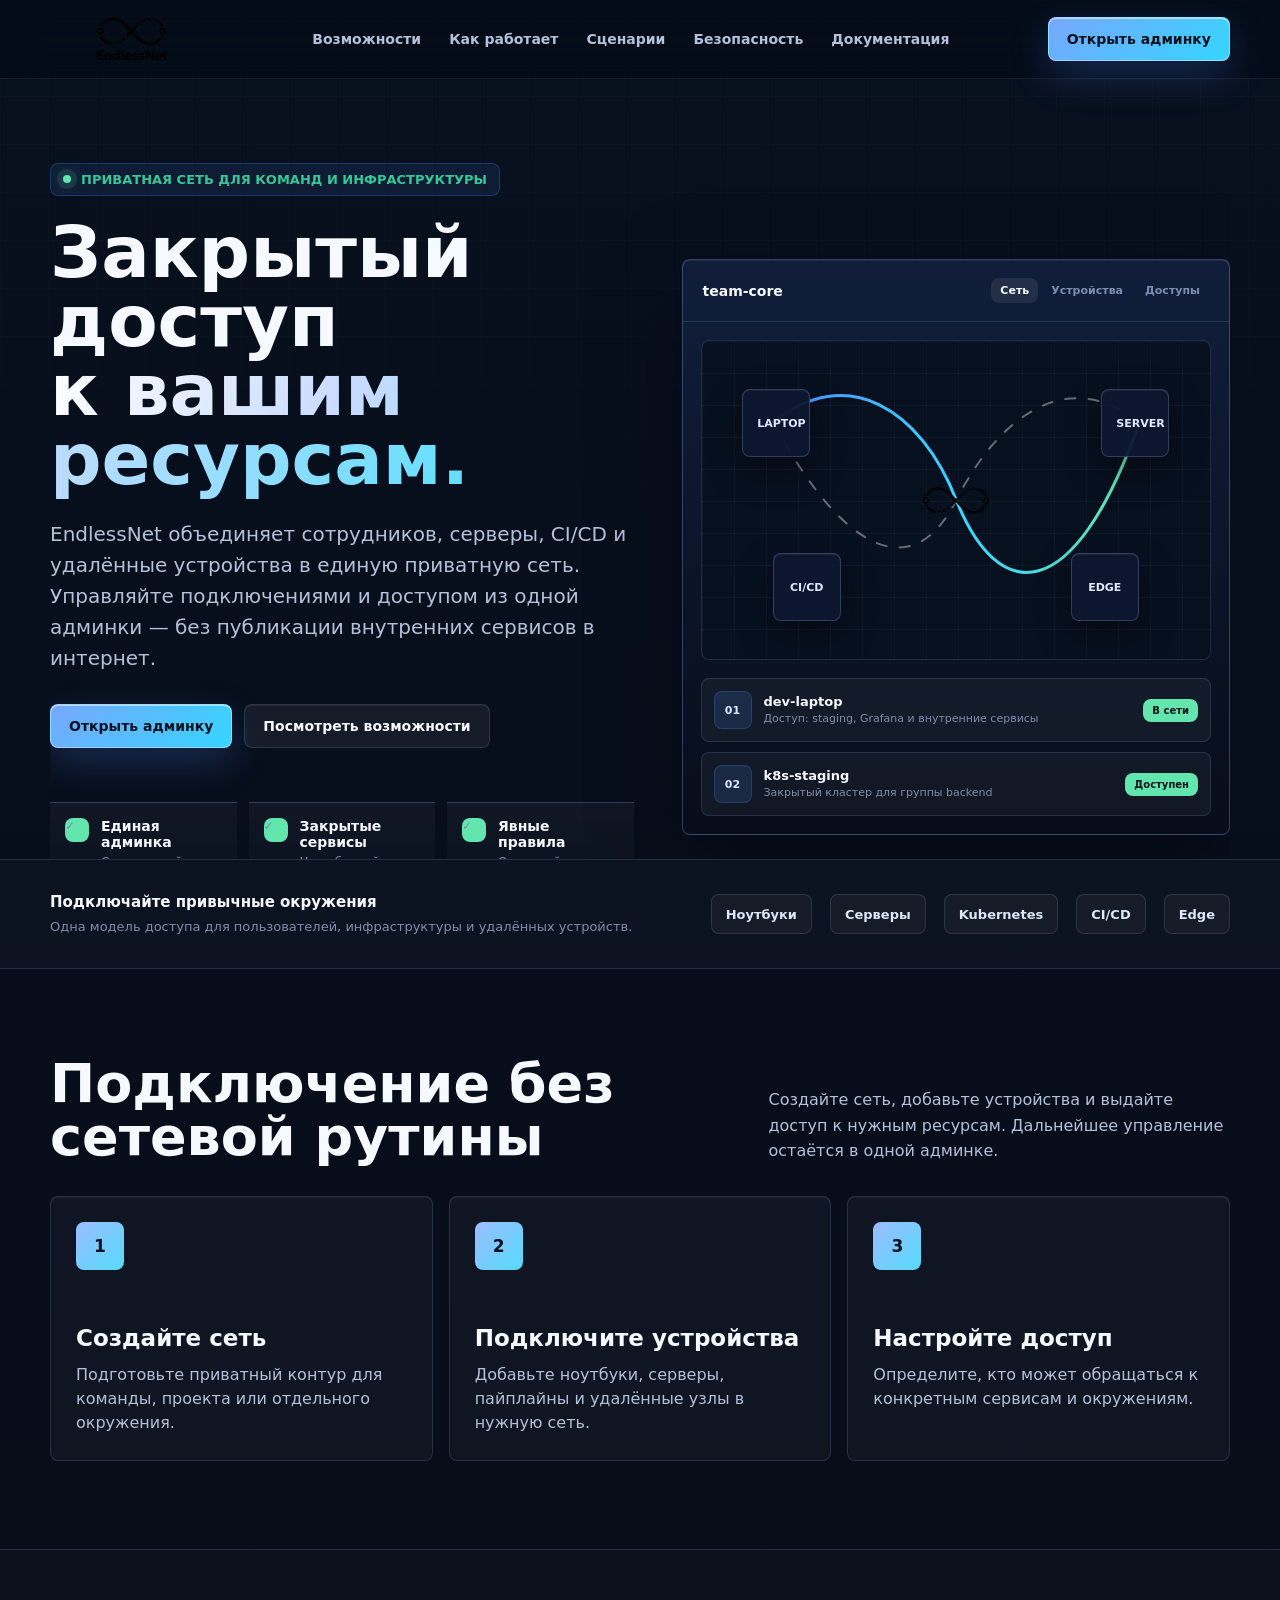
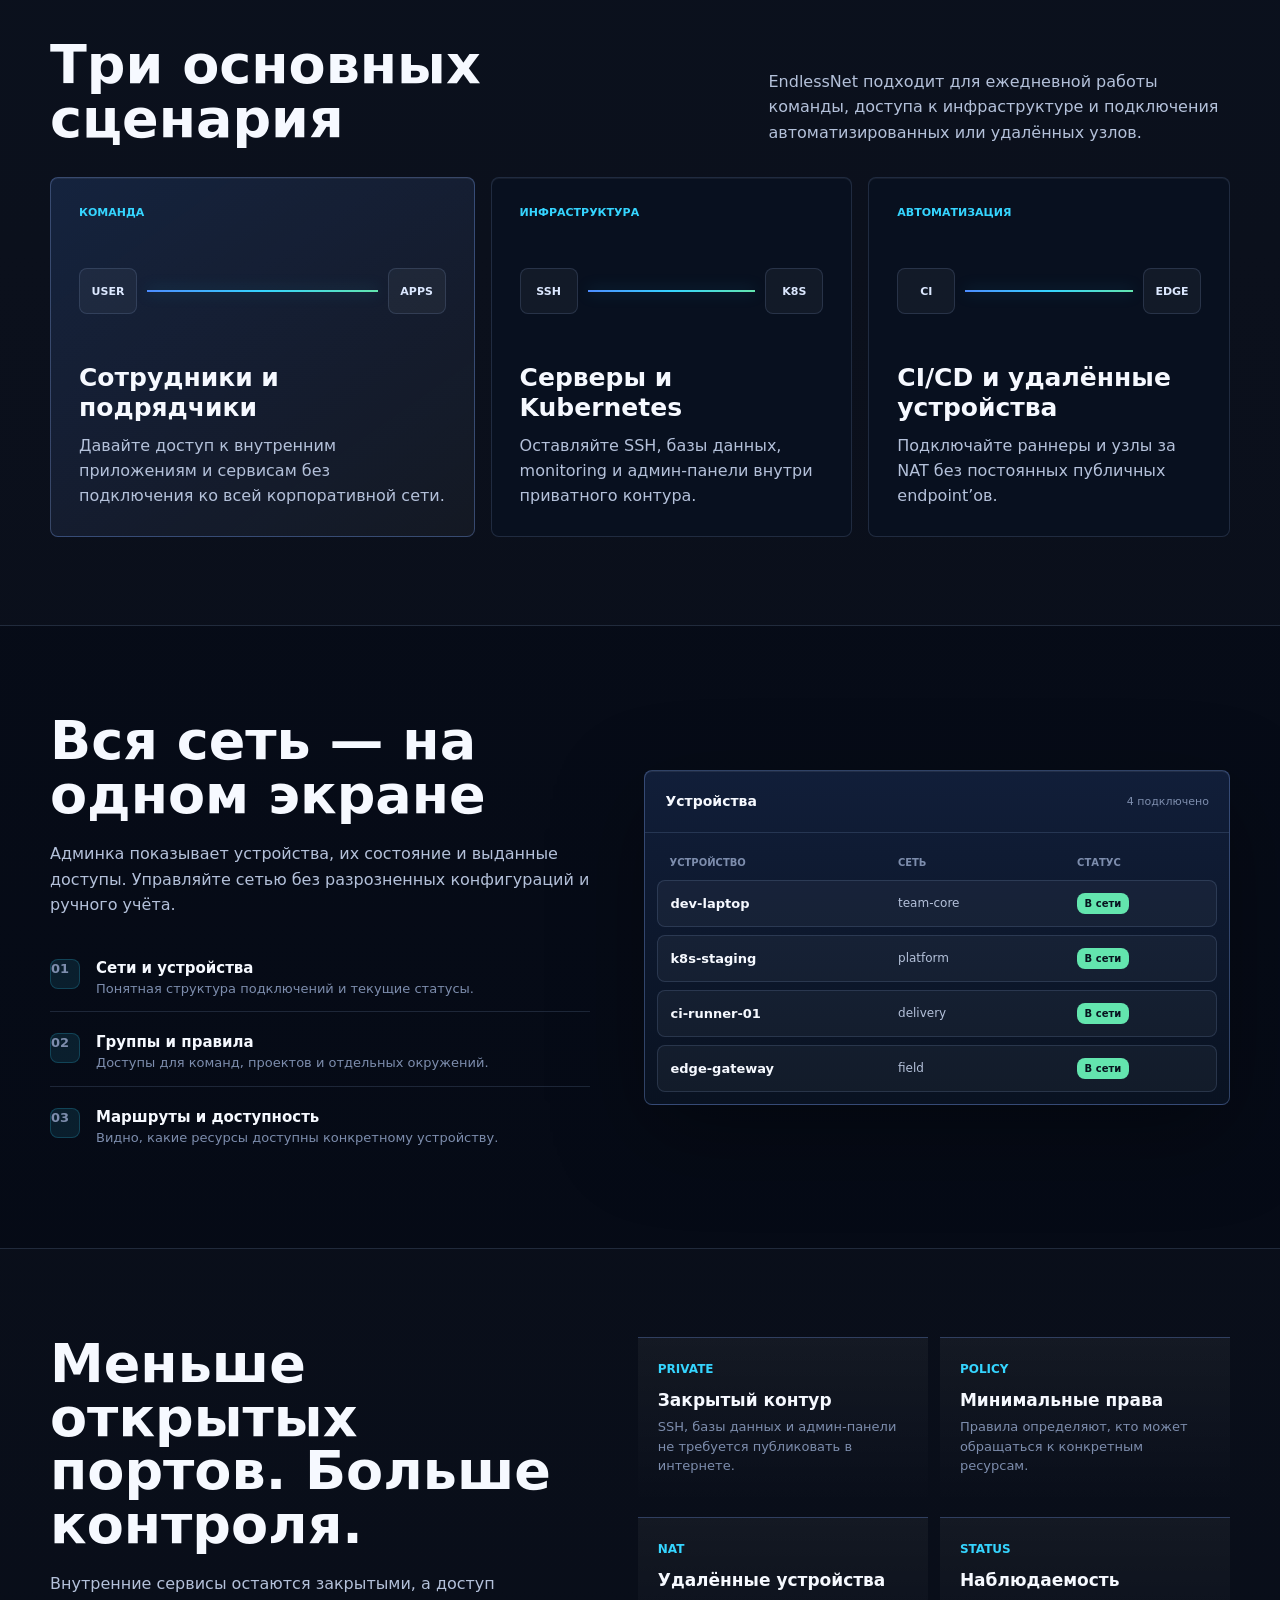
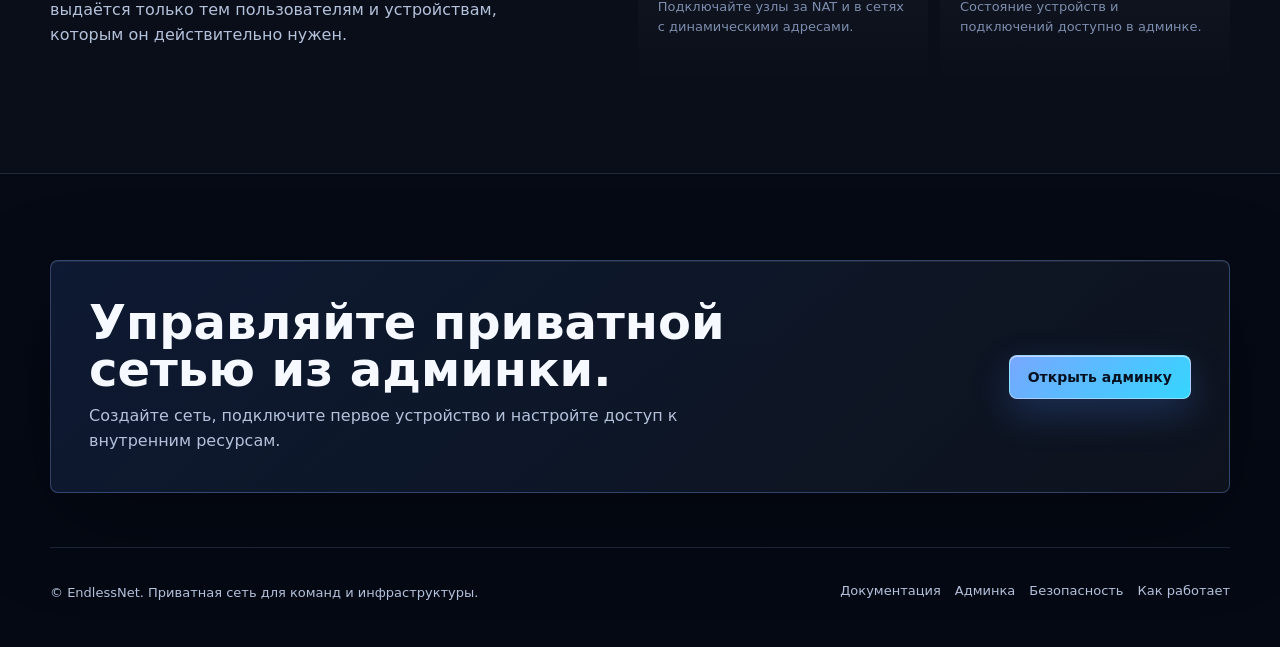
<file: index.html>
<!doctype html>
<html lang="ru">
<head>
  <meta charset="utf-8" />
  <meta name="viewport" content="width=device-width, initial-scale=1" />
  <title>EndlessNet — приватная сеть для команды и инфраструктуры</title>
  <meta name="description" content="EndlessNet объединяет сотрудников, серверы, CI/CD и удалённые устройства в приватную сеть с управлением доступом из одной админки." />
  <link rel="icon" href="favicon.svg" type="image/svg+xml" />
  <link rel="icon" href="favicon.ico" sizes="any" />
  <link rel="apple-touch-icon" href="apple-touch-icon.png" />
  <link rel="manifest" href="site.webmanifest" />
  <link rel="mask-icon" href="safari-pinned-tab.svg" color="#128CFF" />
  <meta name="msapplication-TileColor" content="#07111D" />
  <meta name="theme-color" content="#07111D" />
  <link rel="stylesheet" href="site.css" />
  <link rel="stylesheet" href="home.css" />
  <script src="config.js"></script>
  <script src="site.js" defer></script>
</head>
<body data-page="home">
  <header class="site-header">
    <div class="container">
      <div class="header-inner">
        <a class="brand" href="./" aria-label="EndlessNet — главная">
          <span class="logo-shell">
            <img class="logo-img" src="brand-logo.svg" alt="EndlessNet" onerror="this.classList.add('is-error')" />
            <span class="logo-fallback" aria-hidden="true">EndlessNet</span>
          </span>
        </a>

        <nav class="desktop-nav" aria-label="Основная навигация">
          <a href="#capabilities">Возможности</a>
          <a href="#how">Как работает</a>
          <a href="#cases">Сценарии</a>
          <a href="#security">Безопасность</a>
          <a href="docs/">Документация</a>
        </nav>

        <div class="header-actions">
          <a class="button primary" href="admin/" data-admin-link>Открыть админку</a>
          <button class="menu-button" type="button" aria-label="Открыть меню" aria-expanded="false" aria-controls="mobile-navigation">
            <span></span>
          </button>
        </div>
      </div>

      <nav class="mobile-nav" id="mobile-navigation" aria-label="Мобильная навигация">
        <a href="#capabilities">Возможности</a>
        <a href="#how">Как работает</a>
        <a href="#cases">Сценарии</a>
        <a href="#security">Безопасность</a>
        <a href="docs/">Документация</a>
        <a href="admin/" data-admin-link>Админка</a>
      </nav>
    </div>
  </header>

  <main>
    <section class="container hero">
      <div class="hero-copy">
        <div class="eyebrow">Приватная сеть для команд и инфраструктуры</div>
        <h1>Закрытый доступ <span class="title-accent">к вашим ресурсам.</span></h1>
        <p class="lead">
          EndlessNet объединяет сотрудников, серверы, CI/CD и удалённые устройства в единую приватную сеть.
          Управляйте подключениями и доступом из одной админки — без публикации внутренних сервисов в интернет.
        </p>

        <div class="hero-actions">
          <a class="button primary" href="admin/" data-admin-link>Открыть админку</a>
          <a class="button" href="#capabilities">Посмотреть возможности</a>
        </div>
      </div>

      <aside class="product-preview" aria-label="Предварительный вид админки EndlessNet">
        <div class="preview-head">
          <div class="preview-title">team-core</div>
          <div class="preview-tabs" aria-hidden="true">
            <span class="active">Сеть</span>
            <span>Устройства</span>
            <span>Доступы</span>
          </div>
        </div>

        <div class="network-map">
          <svg viewBox="0 0 500 320" preserveAspectRatio="none" aria-hidden="true">
            <defs>
              <linearGradient id="route-gradient" x1="0" x2="1">
                <stop offset="0%" stop-color="#4d8cff" />
                <stop offset="50%" stop-color="#35d5ff" />
                <stop offset="100%" stop-color="#63e5ae" />
              </linearGradient>
            </defs>
            <path d="M70 82 C142 22 215 68 250 160 C291 265 365 271 430 82"
                  fill="none" stroke="url(#route-gradient)" stroke-width="3" stroke-linecap="round" />
            <path d="M70 82 C143 220 210 242 250 160 C294 72 362 26 430 82"
                  fill="none" stroke="rgba(255,255,255,.38)" stroke-width="2"
                  stroke-linecap="round" stroke-dasharray="10 13" />
          </svg>

          <div class="node node-a">LAPTOP</div>
          <div class="node node-b">SERVER</div>
          <div class="node node-c">CI/CD</div>
          <div class="node node-d">EDGE</div>
          <div class="node center">
            <img class="center-logo" src="brand-mark.svg" alt="" onerror="this.classList.add('is-error')" />
            <span class="center-fallback" aria-hidden="true">EndlessNet</span>
          </div>
        </div>

        <div class="device-list">
          <div class="device-row">
            <div class="device-icon">01</div>
            <div>
              <strong>dev-laptop</strong>
              <small>Доступ: staging, Grafana и внутренние сервисы</small>
            </div>
            <span class="status">В сети</span>
          </div>

          <div class="device-row">
            <div class="device-icon">02</div>
            <div>
              <strong>k8s-staging</strong>
              <small>Закрытый кластер для группы backend</small>
            </div>
            <span class="status">Доступен</span>
          </div>
        </div>
      </aside>

      <div class="hero-proof" aria-label="Ключевые преимущества">
        <div class="proof-item">
          <span class="proof-icon">✓</span>
          <div>
            <strong>Единая админка</strong>
            <span>Сети, устройства и доступы на одном экране.</span>
          </div>
        </div>
        <div class="proof-item">
          <span class="proof-icon">✓</span>
          <div>
            <strong>Закрытые сервисы</strong>
            <span>Не публикуйте внутренние ресурсы в интернет.</span>
          </div>
        </div>
        <div class="proof-item">
          <span class="proof-icon">✓</span>
          <div>
            <strong>Явные правила</strong>
            <span>Открывайте только необходимые ресурсы.</span>
          </div>
        </div>
      </div>
    </section>

    <section class="resource-strip" id="capabilities" aria-label="Типы подключаемых ресурсов">
      <div class="container resource-inner">
        <div class="resource-copy">
          <strong>Подключайте привычные окружения</strong>
          <span>Одна модель доступа для пользователей, инфраструктуры и удалённых устройств.</span>
        </div>
        <span class="resource-chip">Ноутбуки</span>
        <span class="resource-chip">Серверы</span>
        <span class="resource-chip">Kubernetes</span>
        <span class="resource-chip">CI/CD</span>
        <span class="resource-chip">Edge</span>
      </div>
    </section>

    <section class="container section" id="how">
      <div class="section-head">
        <h2>Подключение без сетевой рутины</h2>
        <p class="section-intro">
          Создайте сеть, добавьте устройства и выдайте доступ к нужным ресурсам.
          Дальнейшее управление остаётся в одной админке.
        </p>
      </div>

      <div class="steps">
        <article class="step">
          <div class="step-number">1</div>
          <h3>Создайте сеть</h3>
          <p>Подготовьте приватный контур для команды, проекта или отдельного окружения.</p>
        </article>

        <article class="step">
          <div class="step-number">2</div>
          <h3>Подключите устройства</h3>
          <p>Добавьте ноутбуки, серверы, пайплайны и удалённые узлы в нужную сеть.</p>
        </article>

        <article class="step">
          <div class="step-number">3</div>
          <h3>Настройте доступ</h3>
          <p>Определите, кто может обращаться к конкретным сервисам и окружениям.</p>
        </article>
      </div>
    </section>

    <section class="use-cases" id="cases">
      <div class="container section">
        <div class="section-head">
          <h2>Три основных сценария</h2>
          <p class="section-intro">
            EndlessNet подходит для ежедневной работы команды, доступа к инфраструктуре
            и подключения автоматизированных или удалённых узлов.
          </p>
        </div>

        <div class="case-grid">
          <article class="case primary-case">
            <span class="case-label">Команда</span>
            <div class="case-visual" aria-hidden="true">
              <span class="mini-node">USER</span>
              <span class="mini-route"></span>
              <span class="mini-node">APPS</span>
            </div>
            <div>
              <h3>Сотрудники и подрядчики</h3>
              <p>Давайте доступ к внутренним приложениям и сервисам без подключения ко всей корпоративной сети.</p>
            </div>
          </article>

          <article class="case">
            <span class="case-label">Инфраструктура</span>
            <div class="case-visual" aria-hidden="true">
              <span class="mini-node">SSH</span>
              <span class="mini-route"></span>
              <span class="mini-node">K8S</span>
            </div>
            <div>
              <h3>Серверы и Kubernetes</h3>
              <p>Оставляйте SSH, базы данных, monitoring и админ‑панели внутри приватного контура.</p>
            </div>
          </article>

          <article class="case">
            <span class="case-label">Автоматизация</span>
            <div class="case-visual" aria-hidden="true">
              <span class="mini-node">CI</span>
              <span class="mini-route"></span>
              <span class="mini-node">EDGE</span>
            </div>
            <div>
              <h3>CI/CD и удалённые устройства</h3>
              <p>Подключайте раннеры и узлы за NAT без постоянных публичных endpoint’ов.</p>
            </div>
          </article>
        </div>
      </div>
    </section>

    <section class="container section admin-section">
      <div class="admin-copy">
        <h2>Вся сеть — на одном экране</h2>
        <p class="section-intro">
          Админка показывает устройства, их состояние и выданные доступы.
          Управляйте сетью без разрозненных конфигураций и ручного учёта.
        </p>

        <div class="feature-list">
          <div class="feature">
            <span class="feature-icon">01</span>
            <div>
              <strong>Сети и устройства</strong>
              <span>Понятная структура подключений и текущие статусы.</span>
            </div>
          </div>
          <div class="feature">
            <span class="feature-icon">02</span>
            <div>
              <strong>Группы и правила</strong>
              <span>Доступы для команд, проектов и отдельных окружений.</span>
            </div>
          </div>
          <div class="feature">
            <span class="feature-icon">03</span>
            <div>
              <strong>Маршруты и доступность</strong>
              <span>Видно, какие ресурсы доступны конкретному устройству.</span>
            </div>
          </div>
        </div>
      </div>

      <div class="admin-panel" aria-label="Пример списка устройств в админке">
        <div class="admin-panel-head">
          <span class="admin-panel-title">Устройства</span>
          <span class="admin-panel-meta">4 подключено</span>
        </div>

        <div class="admin-table">
          <div class="table-head">
            <span>Устройство</span>
            <span>Сеть</span>
            <span>Статус</span>
          </div>

          <div class="table-row">
            <strong>dev-laptop</strong>
            <span>team-core</span>
            <span class="state">В сети</span>
          </div>
          <div class="table-row">
            <strong>k8s-staging</strong>
            <span>platform</span>
            <span class="state">В сети</span>
          </div>
          <div class="table-row">
            <strong>ci-runner-01</strong>
            <span>delivery</span>
            <span class="state">В сети</span>
          </div>
          <div class="table-row">
            <strong>edge-gateway</strong>
            <span>field</span>
            <span class="state">В сети</span>
          </div>
        </div>
      </div>
    </section>

    <section class="security-band" id="security">
      <div class="container section security-grid">
        <div class="security-copy">
          <h2>Меньше открытых портов. Больше контроля.</h2>
          <p class="section-intro">
            Внутренние сервисы остаются закрытыми, а доступ выдаётся только тем пользователям
            и устройствам, которым он действительно нужен.
          </p>
        </div>

        <div class="security-items">
          <article class="security-item">
            <span class="security-mark">PRIVATE</span>
            <strong>Закрытый контур</strong>
            <p>SSH, базы данных и админ‑панели не требуется публиковать в интернете.</p>
          </article>
          <article class="security-item">
            <span class="security-mark">POLICY</span>
            <strong>Минимальные права</strong>
            <p>Правила определяют, кто может обращаться к конкретным ресурсам.</p>
          </article>
          <article class="security-item">
            <span class="security-mark">NAT</span>
            <strong>Удалённые устройства</strong>
            <p>Подключайте узлы за NAT и в сетях с динамическими адресами.</p>
          </article>
          <article class="security-item">
            <span class="security-mark">STATUS</span>
            <strong>Наблюдаемость</strong>
            <p>Состояние устройств и подключений доступно в админке.</p>
          </article>
        </div>
      </div>
    </section>

    <section class="container cta">
      <div class="cta-card">
        <div>
          <h2>Управляйте приватной сетью из админки.</h2>
          <p>Создайте сеть, подключите первое устройство и настройте доступ к внутренним ресурсам.</p>
        </div>
        <a class="button primary" href="admin/" data-admin-link>Открыть админку</a>
      </div>
    </section>
  </main>

  <footer class="container site-footer">
    <span>© EndlessNet. Приватная сеть для команд и инфраструктуры.</span>
    <nav class="footer-links" aria-label="Ссылки в подвале">
      <a href="docs/">Документация</a>
      <a href="admin/" data-admin-link>Админка</a>
      <a href="#security">Безопасность</a>
      <a href="#how">Как работает</a>
    </nav>
  </footer>

  </body>
</html>
</file>
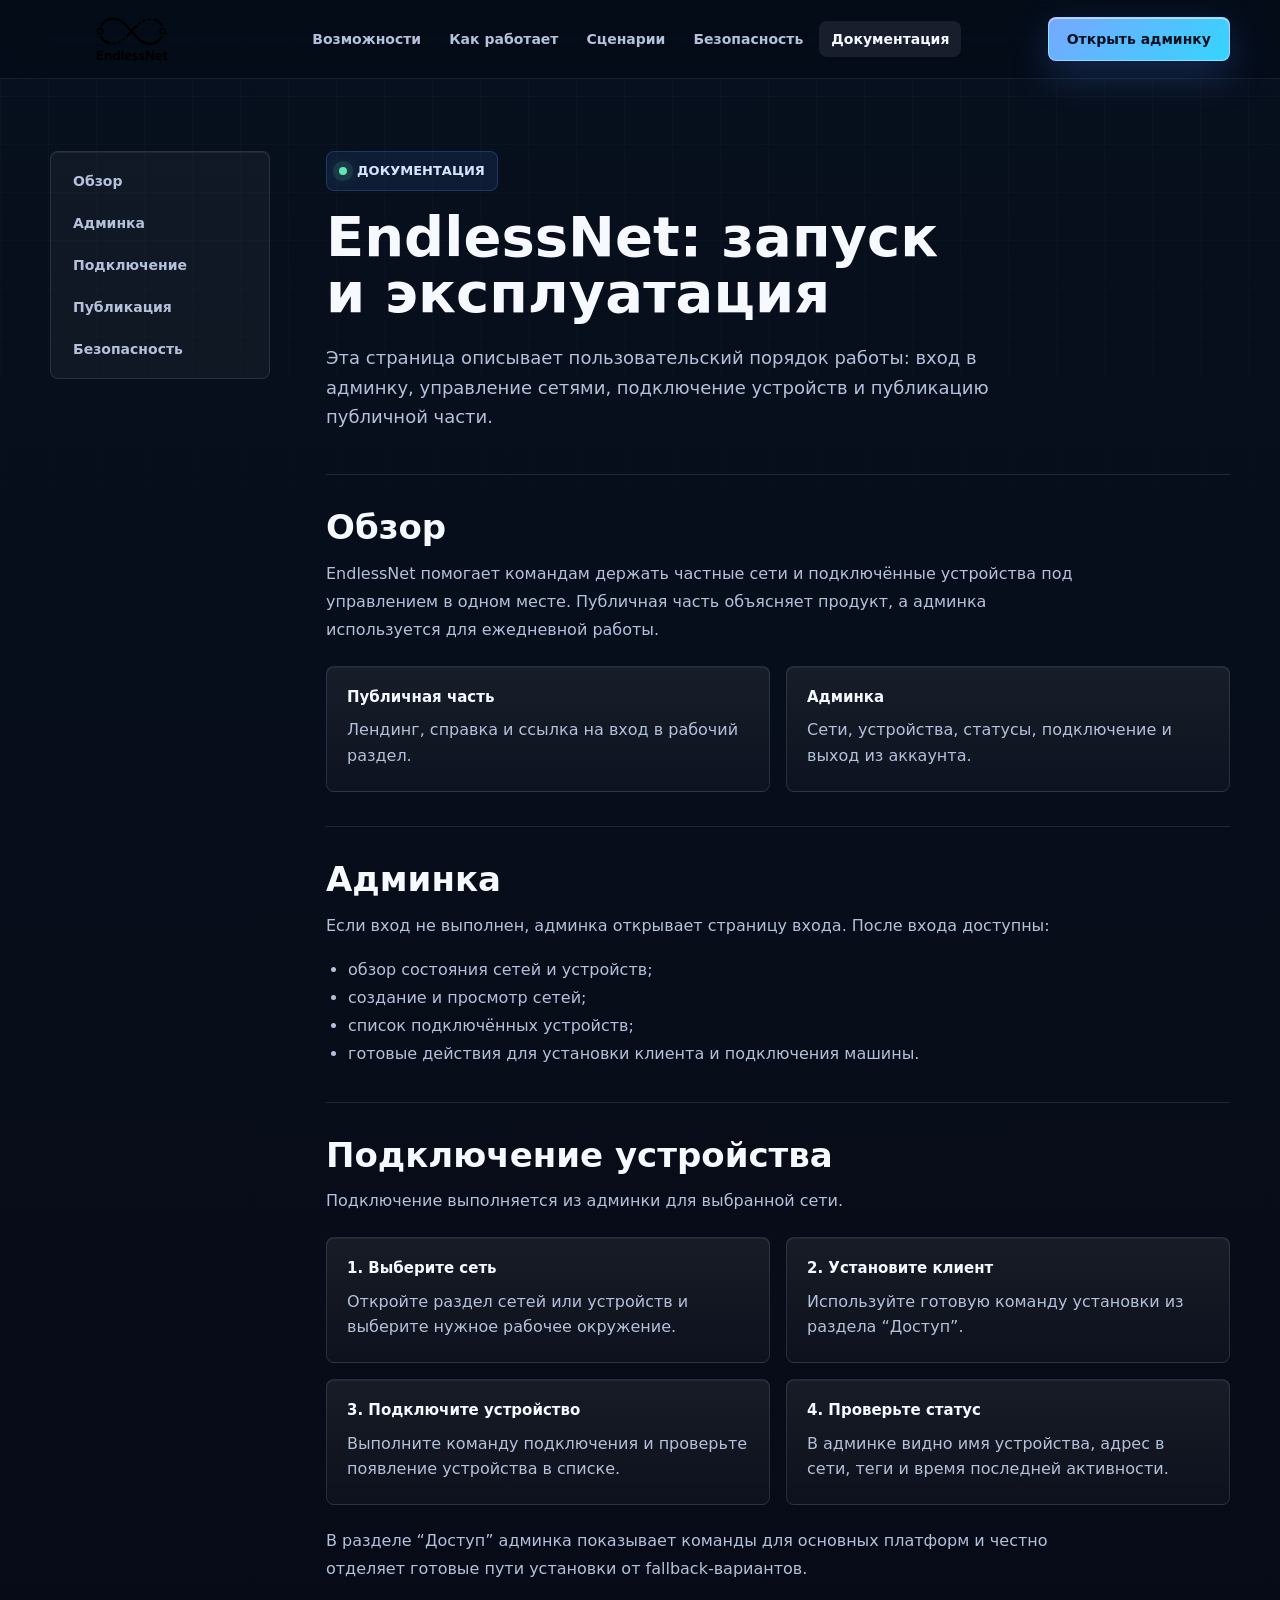
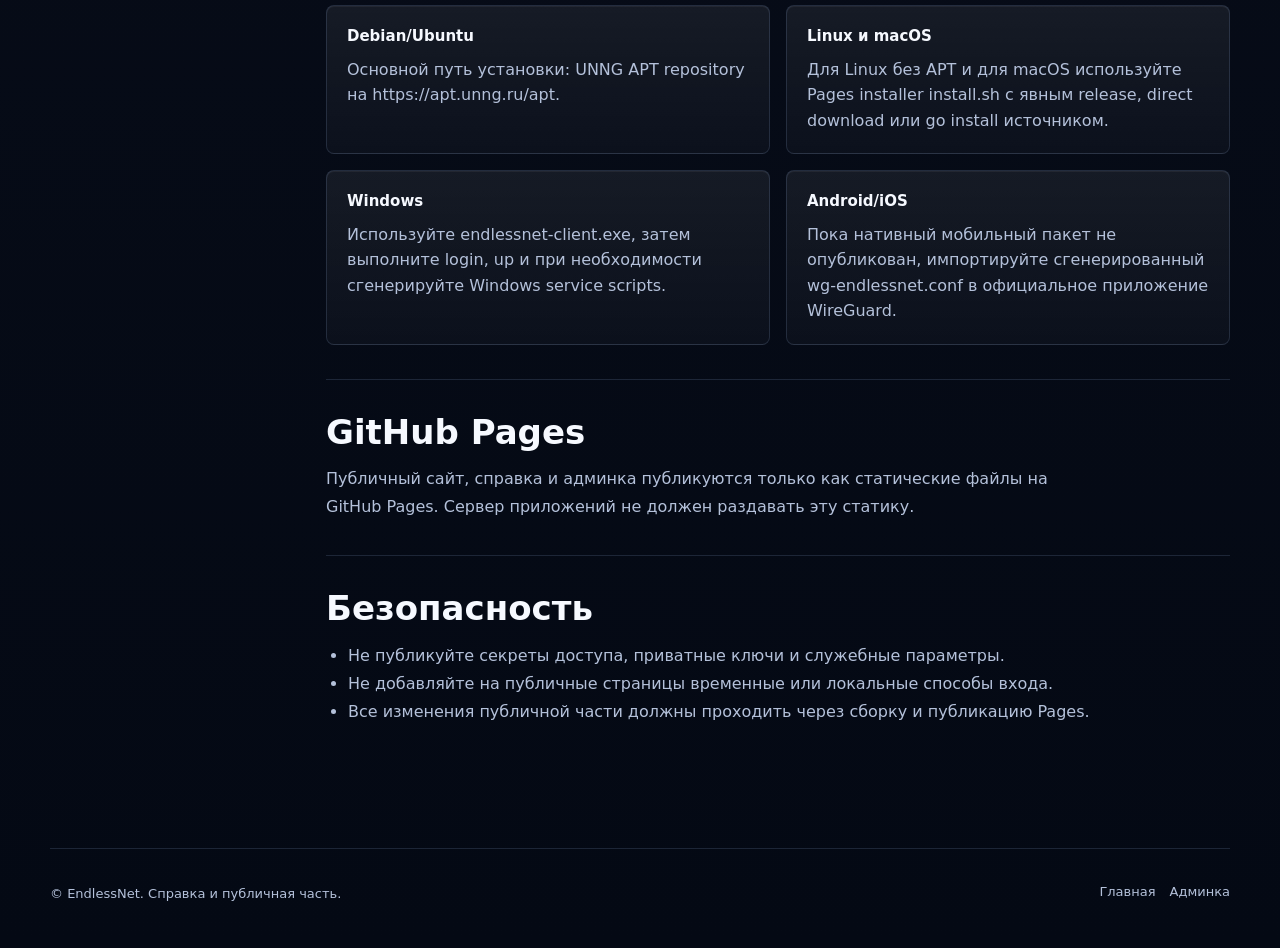
<file: docs/index.html>
<!doctype html>
<html lang="ru">
  <head>
    <meta charset="utf-8" />
    <meta name="viewport" content="width=device-width, initial-scale=1" />
    <title>Документация EndlessNet</title>
    <meta
      name="description"
      content="Справка EndlessNet: админка, подключение устройств, публикация статики и безопасность."
    />
    <link rel="icon" href="../favicon.svg" type="image/svg+xml" />
    <link rel="icon" href="../favicon.ico" sizes="any" />
    <link rel="apple-touch-icon" href="../apple-touch-icon.png" />
    <link rel="manifest" href="../site.webmanifest" />
    <link rel="mask-icon" href="../safari-pinned-tab.svg" color="#128CFF" />
    <meta name="msapplication-TileColor" content="#07111D" />
    <meta name="theme-color" content="#07111D" />
    <link rel="stylesheet" href="../site.css" />
    <link rel="stylesheet" href="../home.css" />
    <link rel="stylesheet" href="../docs.css" />
    <script>
      window.ENDLESSNET_SITE_ROOT = "../";
    </script>
    <script src="../config.js"></script>
    <script src="../site.js" defer></script>
  </head>
  <body data-page="docs">
    <header class="site-header">
      <div class="container">
        <div class="header-inner">
          <a class="brand" href="../" aria-label="EndlessNet — главная">
            <span class="logo-shell">
              <img class="logo-img" src="../brand-logo.svg" alt="EndlessNet" onerror="this.classList.add('is-error')" />
              <span class="logo-fallback" aria-hidden="true">EndlessNet</span>
            </span>
          </a>

          <nav class="desktop-nav" aria-label="Основная навигация">
            <a href="../#capabilities">Возможности</a>
            <a href="../#how">Как работает</a>
            <a href="../#cases">Сценарии</a>
            <a href="../#security">Безопасность</a>
            <a href="./" aria-current="page">Документация</a>
          </nav>

          <div class="header-actions">
            <a class="button primary" href="../admin/" data-admin-link>Открыть админку</a>
            <button class="menu-button" type="button" aria-label="Открыть меню" aria-expanded="false" aria-controls="mobile-navigation">
              <span></span>
            </button>
          </div>
        </div>

        <nav class="mobile-nav" id="mobile-navigation" aria-label="Мобильная навигация">
          <a href="../#capabilities">Возможности</a>
          <a href="../#how">Как работает</a>
          <a href="../#cases">Сценарии</a>
          <a href="../#security">Безопасность</a>
          <a href="./" aria-current="page">Документация</a>
          <a href="../admin/" data-admin-link>Админка</a>
        </nav>
      </div>
    </header>

    <main class="docs-page">
      <aside class="docs-nav" aria-label="Оглавление">
        <a href="#overview">Обзор</a>
        <a href="#admin">Админка</a>
        <a href="#connect">Подключение</a>
        <a href="#publish">Публикация</a>
        <a href="#security">Безопасность</a>
      </aside>

      <article class="docs-content">
        <header class="docs-header">
          <p class="eyebrow">Документация</p>
          <h1>EndlessNet: запуск и эксплуатация</h1>
          <p>
            Эта страница описывает пользовательский порядок работы: вход в админку,
            управление сетями, подключение устройств и публикацию публичной части.
          </p>
        </header>

        <section id="overview" class="doc-section">
          <h2>Обзор</h2>
          <p>
            EndlessNet помогает командам держать частные сети и подключённые устройства
            под управлением в одном месте. Публичная часть объясняет продукт, а админка
            используется для ежедневной работы.
          </p>
          <div class="doc-grid">
            <div>
              <strong>Публичная часть</strong>
              <span>Лендинг, справка и ссылка на вход в рабочий раздел.</span>
            </div>
            <div>
              <strong>Админка</strong>
              <span>Сети, устройства, статусы, подключение и выход из аккаунта.</span>
            </div>
          </div>
        </section>

        <section id="admin" class="doc-section">
          <h2>Админка</h2>
          <p>Если вход не выполнен, админка открывает страницу входа. После входа доступны:</p>
          <ul>
            <li>обзор состояния сетей и устройств;</li>
            <li>создание и просмотр сетей;</li>
            <li>список подключённых устройств;</li>
            <li>готовые действия для установки клиента и подключения машины.</li>
          </ul>
        </section>

        <section id="connect" class="doc-section">
          <h2>Подключение устройства</h2>
          <p>Подключение выполняется из админки для выбранной сети.</p>
          <div class="doc-grid">
            <div>
              <strong>1. Выберите сеть</strong>
              <span>Откройте раздел сетей или устройств и выберите нужное рабочее окружение.</span>
            </div>
            <div>
              <strong>2. Установите клиент</strong>
              <span>Используйте готовую команду установки из раздела “Доступ”.</span>
            </div>
            <div>
              <strong>3. Подключите устройство</strong>
              <span>Выполните команду подключения и проверьте появление устройства в списке.</span>
            </div>
            <div>
              <strong>4. Проверьте статус</strong>
              <span>В админке видно имя устройства, адрес в сети, теги и время последней активности.</span>
            </div>
          </div>
          <p class="doc-note">
            В разделе “Доступ” админка показывает команды для основных платформ и честно отделяет готовые пути установки от fallback-вариантов.
          </p>
          <div class="doc-grid">
            <div>
              <strong>Debian/Ubuntu</strong>
              <span>Основной путь установки: UNNG APT repository на https://apt.unng.ru/apt.</span>
            </div>
            <div>
              <strong>Linux и macOS</strong>
              <span>Для Linux без APT и для macOS используйте Pages installer install.sh с явным release, direct download или go install источником.</span>
            </div>
            <div>
              <strong>Windows</strong>
              <span>Используйте endlessnet-client.exe, затем выполните login, up и при необходимости сгенерируйте Windows service scripts.</span>
            </div>
            <div>
              <strong>Android/iOS</strong>
              <span>Пока нативный мобильный пакет не опубликован, импортируйте сгенерированный wg-endlessnet.conf в официальное приложение WireGuard.</span>
            </div>
          </div>
        </section>

        <section id="publish" class="doc-section">
          <h2>GitHub Pages</h2>
          <p>
            Публичный сайт, справка и админка публикуются только как статические файлы
            на GitHub Pages. Сервер приложений не должен раздавать эту статику.
          </p>
        </section>

        <section id="security" class="doc-section">
          <h2>Безопасность</h2>
          <ul>
            <li>Не публикуйте секреты доступа, приватные ключи и служебные параметры.</li>
            <li>Не добавляйте на публичные страницы временные или локальные способы входа.</li>
            <li>Все изменения публичной части должны проходить через сборку и публикацию Pages.</li>
          </ul>
        </section>
      </article>
    </main>

    <footer class="container site-footer">
      <span>© EndlessNet. Справка и публичная часть.</span>
      <nav class="footer-links" aria-label="Ссылки в подвале">
        <a href="../">Главная</a>
        <a href="../admin/" data-admin-link>Админка</a>
      </nav>
    </footer>
  </body>
</html>
</file>
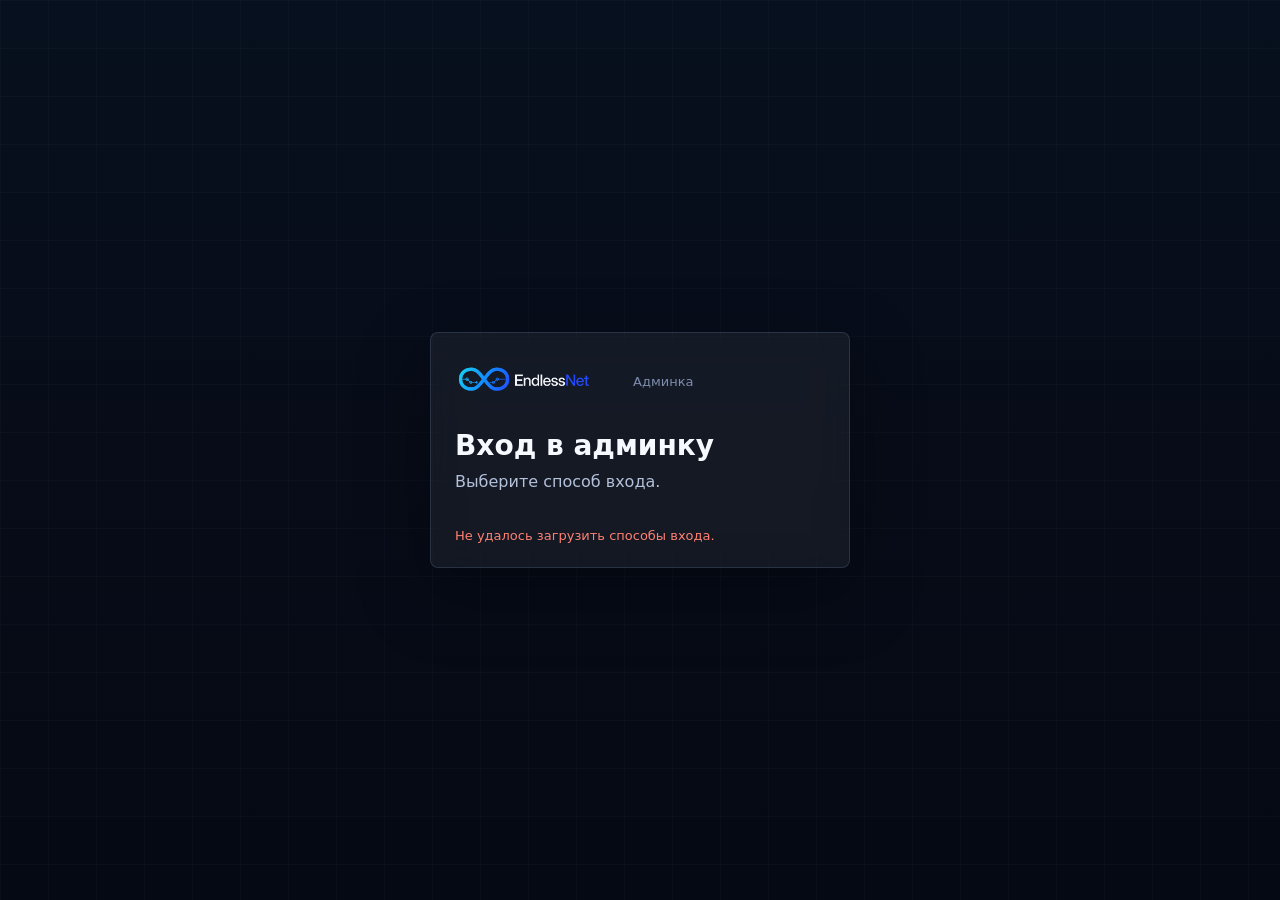
<file: admin/login.html>
<!doctype html>
<html lang="ru">
<head>
  <meta charset="utf-8">
  <meta name="viewport" content="width=device-width, initial-scale=1">
  <meta name="description" content="Вход в админку EndlessNet">
  <title>Вход в админку EndlessNet</title>
  <link rel="icon" href="favicon.svg" type="image/svg+xml">
  <link rel="icon" href="favicon.ico" sizes="any">
  <link rel="apple-touch-icon" href="apple-touch-icon.png">
  <script src="../config.js"></script>
  <style>
    :root {
      color-scheme: dark;
      --bg: #07101e;
      --bg-deep: #040914;
      --surface: rgba(255, 255, 255, .055);
      --line: rgba(158, 184, 235, .16);
      --text: #f6f9ff;
      --muted: #b4c1da;
      --muted-2: #7d8dad;
      --cyan: #35d5ff;
      --danger: #ff8173;
      --shadow: 0 24px 70px rgba(0, 0, 0, .34);
    }
    * { box-sizing: border-box; }
    html, body { height: 100%; }
    body {
      margin: 0;
      background: linear-gradient(180deg, var(--bg) 0%, #070c18 48%, var(--bg-deep) 100%);
      color: var(--text);
      font-family: Inter, ui-sans-serif, system-ui, -apple-system, BlinkMacSystemFont, "Segoe UI", sans-serif;
      overflow-x: hidden;
    }
    body::before {
      content: "";
      position: fixed;
      inset: 0;
      z-index: -1;
      pointer-events: none;
      background:
        linear-gradient(rgba(255,255,255,.025) 1px, transparent 1px),
        linear-gradient(90deg, rgba(255,255,255,.025) 1px, transparent 1px);
      background-size: 48px 48px;
    }
    main {
      min-height: 100%;
      display: grid;
      place-items: center;
      padding: 24px;
    }
    .panel {
      width: min(420px, 100%);
      background: var(--surface);
      border: 1px solid var(--line);
      border-radius: 8px;
      box-shadow: var(--shadow);
      padding: 24px;
      backdrop-filter: blur(18px);
    }
    .brand {
      display: flex;
      align-items: center;
      gap: 14px;
      margin-bottom: 24px;
    }
    .brand img {
      width: 164px;
      height: 48px;
      object-fit: contain;
    }
    .brand strong,
    .brand span {
      display: block;
    }
    .brand span {
      margin-top: 2px;
      color: var(--muted-2);
      font-size: 13px;
    }
    h1 {
      margin: 0 0 8px;
      font-size: 28px;
      line-height: 1.2;
    }
    p {
      margin: 0 0 20px;
      color: var(--muted);
      line-height: 1.5;
    }
    .login-options {
      display: grid;
      gap: 10px;
    }
    a.login-option {
      min-height: 44px;
      border-radius: 8px;
      background: linear-gradient(135deg, #77a7ff 0%, var(--cyan) 100%);
      color: #05111f;
      display: flex;
      align-items: center;
      justify-content: center;
      text-decoration: none;
      font-weight: 700;
      padding: 0 16px;
      border: 1px solid rgba(255,255,255,.40);
      box-shadow: 0 14px 38px rgba(77,140,255,.24), inset 0 1px 0 rgba(255,255,255,.54);
    }
    a.login-option:hover { filter: brightness(1.05); }
    .loading,
    .empty {
      min-height: 44px;
      border: 1px solid var(--line);
      border-radius: 8px;
      background: rgba(255,255,255,.04);
      display: flex;
      align-items: center;
      padding: 0 14px;
      color: var(--muted);
    }
    .error {
      display: none;
      margin-top: 14px;
      color: var(--danger);
      font-size: 13px;
    }
    @media (max-width: 520px) {
      main { padding: 18px; }
      .panel { padding: 20px; }
      .brand img { width: 140px; height: 42px; }
      h1 { font-size: 26px; }
    }
  </style>
</head>
<body>
  <main>
    <section class="panel">
      <div class="brand">
        <img src="assets/assets/brand-logo.png" alt="EndlessNet">
        <div>
          <span>Админка</span>
        </div>
      </div>
      <h1>Вход в админку</h1>
      <p>Выберите способ входа.</p>
      <div class="login-options" id="loginOptions">
        <div class="loading">Загрузка способов входа...</div>
      </div>
      <div class="error" id="errorBox"></div>
    </section>
  </main>
  <script>
    (function () {
      var tokenKey = "endlessnet.token";
      var params = new URLSearchParams(window.location.hash.replace(/^#/, ""));
      var token = (params.get("token") || "").trim();
      if (token) {
        localStorage.setItem(tokenKey, token);
        window.location.replace("./");
        return;
      }
      if ((localStorage.getItem(tokenKey) || "").trim()) {
        window.location.replace("./");
        return;
      }
      var configured = String(window.ENDLESSNET_API_BASE || "").trim().replace(/\/+$/, "");
      var apiBase = configured || location.origin.replace(/\/+$/, "");
      var optionsEl = document.getElementById("loginOptions");
      var errorBox = document.getElementById("errorBox");

      function showError(message) {
        optionsEl.innerHTML = "";
        errorBox.textContent = message;
        errorBox.style.display = "block";
      }

      function renderLoginOptions(providers) {
        optionsEl.innerHTML = "";
        if (!providers.length) {
          var empty = document.createElement("div");
          empty.className = "empty";
          empty.textContent = "Способы входа не настроены.";
          optionsEl.appendChild(empty);
          return;
        }
        providers.forEach(function (provider) {
          var id = String(provider.id || "").trim();
          var name = String(provider.name || id).trim();
          var loginURL = String(provider.login_url || "").trim();
          if (!id || !name || !loginURL) {
            return;
          }
          var link = document.createElement("a");
          link.className = "login-option";
          link.href = new URL(loginURL, apiBase).href;
          link.textContent = name;
          optionsEl.appendChild(link);
        });
        if (!optionsEl.children.length) {
          showError("Не удалось подготовить список входа.");
        }
      }

      function parseProvidersFromLoginHTML(html) {
        var doc = new DOMParser().parseFromString(html, "text/html");
        return Array.prototype.slice.call(doc.querySelectorAll('a[href*="/auth/login?provider="]'))
          .map(function (link) {
            var href = link.getAttribute("href") || "";
            var name = (link.textContent || "").trim();
            try {
              var parsed = new URL(href, apiBase);
              var id = (parsed.searchParams.get("provider") || "").trim();
              return id && name ? {
                id: id,
                name: name,
                login_url: parsed.pathname + parsed.search
              } : null;
            } catch (error) {
              return null;
            }
          })
          .filter(Boolean);
      }

      function loadProvidersFromLoginPage() {
        return fetch(new URL("/auth/login", apiBase).href)
          .then(function (response) {
            if (!response.ok) {
              throw new Error(response.status + ": " + response.statusText);
            }
            return response.text();
          })
          .then(function (html) {
            renderLoginOptions(parseProvidersFromLoginHTML(html));
          });
      }

      try {
        var providersURL = new URL("/auth/providers", apiBase).href;
        fetch(providersURL, { headers: { "Accept": "application/json" } })
          .then(function (response) {
            if (!response.ok) {
              throw new Error(response.status + ": " + response.statusText);
            }
            return response.json();
          })
          .then(function (payload) {
            renderLoginOptions(Array.isArray(payload.providers) ? payload.providers : []);
          })
          .catch(function (error) {
            loadProvidersFromLoginPage().catch(function () {
              showError("Не удалось загрузить способы входа.");
            });
          });
      } catch (error) {
        var box = document.getElementById("errorBox");
        box.textContent = "Не удалось открыть вход.";
        box.style.display = "block";
      }
    })();
  </script>
</body>
</html>
</file>
<file: site.css>
:root {
  color-scheme: light;
  --ink: #17211d;
  --muted: #66736d;
  --surface: #ffffff;
  --surface-2: #eef3f1;
  --line: #d8e1dd;
  --green: #28735f;
  --green-2: #36c798;
  --blue: #2563eb;
  --amber: #b45309;
  --dark: #111815;
  --shadow: 0 20px 60px rgba(23, 33, 29, 0.12);
}

* {
  box-sizing: border-box;
}

html {
  scroll-behavior: smooth;
}

body {
  margin: 0;
  background: #f7faf8;
  color: var(--ink);
  font-family:
    Inter, ui-sans-serif, system-ui, -apple-system, BlinkMacSystemFont, "Segoe UI", sans-serif;
}

a {
  color: inherit;
}

button {
  font: inherit;
}

.site-header {
  position: sticky;
  top: 0;
  z-index: 20;
  min-height: 72px;
  padding: 0 clamp(18px, 4vw, 56px);
  background: rgba(247, 250, 248, 0.94);
  border-bottom: 1px solid var(--line);
  backdrop-filter: blur(14px);
  display: flex;
  align-items: center;
  justify-content: space-between;
  gap: 24px;
}

.brand {
  display: inline-flex;
  align-items: center;
  gap: 11px;
  text-decoration: none;
  font-weight: 800;
  letter-spacing: 0;
}

.brand-mark {
  width: 66px;
  height: 30px;
  border-radius: 0;
  background: transparent;
  display: block;
  overflow: hidden;
}

.brand-mark img {
  display: block;
  width: 100%;
  height: 100%;
  object-fit: contain;
}

.site-nav {
  display: flex;
  align-items: center;
  gap: 6px;
}

.site-nav a,
.button,
.copy-button {
  min-height: 38px;
  border-radius: 8px;
  display: inline-flex;
  align-items: center;
  justify-content: center;
  text-decoration: none;
  font-weight: 700;
}

.site-nav a {
  padding: 0 12px;
  color: var(--muted);
  font-size: 14px;
}

.site-nav a:hover,
.site-nav a[aria-current="page"] {
  color: var(--ink);
  background: var(--surface-2);
}

.site-nav .nav-action {
  background: var(--dark);
  color: #ffffff;
  padding: 0 14px;
}

.nav-toggle {
  display: none;
  width: 40px;
  height: 40px;
  border: 1px solid var(--line);
  border-radius: 8px;
  background: var(--surface);
  padding: 9px;
}

.nav-toggle span {
  display: block;
  height: 2px;
  margin: 4px 0;
  background: var(--ink);
}

.hero {
  position: relative;
  min-height: calc(100svh - 120px);
  max-height: 760px;
  overflow: hidden;
  color: #ffffff;
  display: grid;
  align-items: center;
  padding: clamp(48px, 9vw, 104px) clamp(18px, 6vw, 88px);
}

.hero-canvas,
.hero-shade {
  position: absolute;
  inset: 0;
  width: 100%;
  height: 100%;
}

.hero-shade {
  background:
    linear-gradient(90deg, rgba(17, 24, 21, 0.95), rgba(17, 24, 21, 0.76) 48%, rgba(17, 24, 21, 0.45)),
    linear-gradient(180deg, rgba(17, 24, 21, 0), rgba(17, 24, 21, 0.32));
}

.hero-content {
  position: relative;
  z-index: 1;
  width: min(780px, 100%);
}

.eyebrow {
  margin: 0 0 12px;
  color: var(--green);
  font-size: 12px;
  font-weight: 800;
  letter-spacing: 0;
  text-transform: uppercase;
}

.hero .eyebrow {
  color: var(--green-2);
}

h1,
h2,
h3,
p {
  margin-top: 0;
}

h1 {
  margin-bottom: 18px;
  font-size: clamp(46px, 8vw, 94px);
  line-height: 0.95;
  letter-spacing: 0;
}

h2 {
  margin-bottom: 16px;
  font-size: clamp(30px, 4vw, 48px);
  line-height: 1.04;
  letter-spacing: 0;
}

h3 {
  margin-bottom: 10px;
  font-size: 20px;
  line-height: 1.2;
}

p {
  color: var(--muted);
  line-height: 1.7;
}

.hero-copy {
  max-width: 680px;
  margin-bottom: 28px;
  color: rgba(255, 255, 255, 0.82);
  font-size: clamp(18px, 2.2vw, 24px);
}

.hero-actions {
  display: flex;
  flex-wrap: wrap;
  gap: 12px;
}

.button {
  border: 1px solid transparent;
  padding: 0 18px;
}

.button.primary {
  background: #ffffff;
  color: var(--dark);
}

.button.secondary {
  border-color: rgba(255, 255, 255, 0.46);
  color: #ffffff;
}

.signal-band,
.section {
  padding: clamp(52px, 8vw, 96px) clamp(18px, 5vw, 72px);
}

.signal-band {
  background: #ffffff;
  border-bottom: 1px solid var(--line);
}

.section.alt {
  background: #eef3f1;
}

.section-inner {
  width: min(1180px, 100%);
  margin: 0 auto;
}

.split-layout,
.platform-layout,
.docs-layout {
  display: grid;
  grid-template-columns: minmax(0, 0.9fr) minmax(0, 1.1fr);
  gap: clamp(28px, 6vw, 72px);
  align-items: center;
}

.frontend-grid,
.scenario-grid {
  display: grid;
  grid-template-columns: repeat(2, minmax(0, 1fr));
  gap: 16px;
}

.scenario-grid {
  grid-template-columns: repeat(3, minmax(0, 1fr));
}

.frontend-card,
.scenario,
.doc-grid div {
  min-height: 190px;
  border: 1px solid var(--line);
  border-radius: 8px;
  background: var(--surface);
  padding: 22px;
  box-shadow: var(--shadow);
}

.frontend-card span {
  display: inline-flex;
  width: 34px;
  height: 34px;
  border-radius: 50%;
  background: #e7f0ed;
  color: var(--green);
  align-items: center;
  justify-content: center;
  font-weight: 800;
  margin-bottom: 24px;
}

.section-heading {
  max-width: 680px;
  margin-bottom: 30px;
}

.product-preview {
  border-radius: 8px;
  background: #111815;
  box-shadow: var(--shadow);
  overflow: hidden;
  border: 1px solid rgba(255, 255, 255, 0.12);
}

.preview-topbar {
  height: 46px;
  border-bottom: 1px solid rgba(255, 255, 255, 0.1);
  display: flex;
  align-items: center;
  gap: 8px;
  padding: 0 16px;
}

.preview-topbar span {
  width: 10px;
  height: 10px;
  border-radius: 50%;
  background: #36c798;
}

.preview-topbar span:nth-child(2) {
  background: #f59e0b;
}

.preview-topbar span:nth-child(3) {
  background: #60a5fa;
}

.preview-body {
  min-height: 390px;
  display: grid;
  grid-template-columns: 84px minmax(0, 1fr);
}

.preview-sidebar {
  border-right: 1px solid rgba(255, 255, 255, 0.1);
  padding: 22px;
  display: grid;
  align-content: start;
  gap: 14px;
}

.preview-sidebar span {
  height: 34px;
  border-radius: 8px;
  background: rgba(255, 255, 255, 0.12);
}

.preview-sidebar .active {
  background: #36c798;
}

.preview-map {
  position: relative;
  min-height: 390px;
  background:
    linear-gradient(rgba(54, 199, 152, 0.08) 1px, transparent 1px),
    linear-gradient(90deg, rgba(96, 165, 250, 0.08) 1px, transparent 1px);
  background-size: 38px 38px;
}

.hub,
.node {
  position: absolute;
  min-height: 44px;
  border-radius: 8px;
  display: grid;
  place-items: center;
  padding: 0 14px;
  font-size: 13px;
  font-weight: 800;
}

.hub {
  left: 50%;
  top: 50%;
  transform: translate(-50%, -50%);
  background: #ffffff;
  color: var(--dark);
}

.node {
  background: #1d2b26;
  color: #d9fff3;
  border: 1px solid rgba(54, 199, 152, 0.55);
}

.node-a {
  left: 14%;
  top: 20%;
}

.node-b {
  right: 12%;
  top: 22%;
}

.node-c {
  left: 18%;
  bottom: 18%;
}

.node-d {
  right: 18%;
  bottom: 17%;
}

.feature-list {
  margin: 24px 0 0;
  padding: 0;
  list-style: none;
  display: grid;
  gap: 12px;
}

.feature-list li {
  display: grid;
  grid-template-columns: 150px minmax(0, 1fr);
  gap: 16px;
  align-items: start;
  border-bottom: 1px solid var(--line);
  padding-bottom: 12px;
}

.feature-list span {
  color: var(--muted);
}

.docs-callout {
  background: #ffffff;
}

.quickstart-card {
  border: 1px solid var(--line);
  border-radius: 8px;
  background: #eef3f1;
  padding: 24px;
  box-shadow: var(--shadow);
}

.quickstart-card h3 {
  margin: 0 0 10px;
}

.quickstart-card p {
  margin-bottom: 22px;
  color: var(--muted);
}

.command-panel {
  border-radius: 8px;
  background: #111815;
  color: #e9f5ef;
  box-shadow: var(--shadow);
  overflow: hidden;
}

.command-panel.compact {
  margin-top: 18px;
}

.command-header {
  min-height: 46px;
  border-bottom: 1px solid rgba(255, 255, 255, 0.1);
  padding: 0 14px;
  display: flex;
  align-items: center;
  justify-content: space-between;
  gap: 12px;
}

.copy-button {
  border: 1px solid rgba(255, 255, 255, 0.22);
  background: rgba(255, 255, 255, 0.08);
  color: #ffffff;
  padding: 0 12px;
  cursor: pointer;
}

pre {
  margin: 0;
  overflow: auto;
  padding: 18px;
  color: #e9f5ef;
  font-size: 13px;
  line-height: 1.6;
}

code,
pre {
  font-family: "Cascadia Mono", "SFMono-Regular", Consolas, monospace;
}

.site-footer {
  min-height: 100px;
  border-top: 1px solid var(--line);
  padding: 24px clamp(18px, 5vw, 72px);
  display: flex;
  justify-content: space-between;
  gap: 24px;
  align-items: center;
}

.site-footer strong,
.site-footer span {
  display: block;
}

.site-footer span {
  margin-top: 4px;
  color: var(--muted);
}

.site-footer nav {
  display: flex;
  flex-wrap: wrap;
  gap: 14px;
}

.site-footer a {
  color: var(--muted);
  text-decoration: none;
}

.docs-page {
  width: min(1180px, 100%);
  margin: 0 auto;
  padding: clamp(28px, 5vw, 64px) clamp(18px, 4vw, 48px);
  display: grid;
  grid-template-columns: 210px minmax(0, 1fr);
  gap: clamp(24px, 5vw, 60px);
  align-items: start;
}

.docs-nav {
  position: sticky;
  top: 96px;
  border: 1px solid var(--line);
  border-radius: 8px;
  background: var(--surface);
  padding: 10px;
  display: grid;
  gap: 4px;
}

.docs-nav a {
  min-height: 36px;
  border-radius: 8px;
  padding: 0 10px;
  display: flex;
  align-items: center;
  color: var(--muted);
  text-decoration: none;
}

.docs-nav a:hover {
  background: var(--surface-2);
  color: var(--ink);
}

.docs-content {
  min-width: 0;
}

.docs-header {
  margin-bottom: 36px;
}

.docs-header h1 {
  color: var(--ink);
  font-size: clamp(38px, 6vw, 72px);
}

.doc-section {
  padding: 28px 0;
  border-top: 1px solid var(--line);
}

.doc-section h2 {
  font-size: clamp(26px, 3vw, 38px);
}

.doc-section ul {
  margin: 14px 0 0;
  padding-left: 22px;
  color: var(--muted);
  line-height: 1.8;
}

.doc-section pre {
  margin: 16px 0;
  border-radius: 8px;
  background: #111815;
}

.doc-grid {
  display: grid;
  grid-template-columns: repeat(2, minmax(0, 1fr));
  gap: 16px;
  margin-top: 20px;
}

.doc-grid div {
  min-height: 120px;
  box-shadow: none;
}

.doc-grid strong,
.doc-grid span {
  display: block;
}

.doc-grid span {
  margin-top: 8px;
  color: var(--muted);
  line-height: 1.6;
}

@media (max-width: 900px) {
  .site-header {
    min-height: 64px;
  }

  .nav-toggle {
    display: block;
  }

  .site-nav {
    position: absolute;
    top: 64px;
    left: 0;
    right: 0;
    padding: 12px 18px 18px;
    border-bottom: 1px solid var(--line);
    background: #f7faf8;
    display: none;
    align-items: stretch;
    flex-direction: column;
  }

  .site-nav.open {
    display: flex;
  }

  .site-nav a {
    justify-content: flex-start;
  }

  .hero {
    min-height: calc(100svh - 96px);
    max-height: none;
  }

  .split-layout,
  .platform-layout,
  .docs-layout,
  .docs-page {
    grid-template-columns: 1fr;
  }

  .docs-nav {
    position: static;
    grid-template-columns: repeat(3, minmax(0, 1fr));
  }

  .scenario-grid,
  .frontend-grid,
  .doc-grid {
    grid-template-columns: 1fr;
  }
}

@media (max-width: 560px) {
  .brand {
    font-size: 15px;
  }

  h1 {
    font-size: 44px;
  }

  .hero-actions,
  .site-footer,
  .feature-list li {
    align-items: stretch;
    flex-direction: column;
  }

  .button {
    width: 100%;
  }

  .feature-list li {
    display: grid;
    grid-template-columns: 1fr;
    gap: 4px;
  }

  .preview-body {
    grid-template-columns: 58px minmax(0, 1fr);
  }

  .preview-sidebar {
    padding: 14px;
  }

  .docs-nav {
    grid-template-columns: repeat(2, minmax(0, 1fr));
  }
}
</file>
<file: home.css>
:root {
      --bg: #07101e;
      --bg-deep: #040914;
      --surface: #0d1830;
      --surface-2: #111f3b;
      --surface-soft: rgba(255, 255, 255, .055);
      --line: rgba(158, 184, 235, .16);
      --line-strong: rgba(132, 169, 244, .32);
      --text: #f6f9ff;
      --muted: #b4c1da;
      --muted-2: #7d8dad;
      --blue: #4d8cff;
      --cyan: #35d5ff;
      --green: #63e5ae;
      --violet: #8c6fff;
      --shadow: 0 28px 90px rgba(0, 0, 0, .34);
      --radius-xl: 8px;
      --radius-lg: 8px;
      --radius-md: 8px;
      --font: Inter, ui-sans-serif, system-ui, -apple-system, BlinkMacSystemFont, "Segoe UI", sans-serif;
    }

    * { box-sizing: border-box; }

    html {
      scroll-behavior: smooth;
      scroll-padding-top: 96px;
    }

    body {
      margin: 0;
      min-width: 320px;
      color: var(--text);
      font-family: var(--font);
      background:
        linear-gradient(180deg, var(--bg) 0%, #070c18 48%, var(--bg-deep) 100%);
      overflow-x: hidden;
    }

    body::before {
      content: "";
      position: fixed;
      inset: 0;
      z-index: -1;
      pointer-events: none;
      background:
        linear-gradient(rgba(255,255,255,.025) 1px, transparent 1px),
        linear-gradient(90deg, rgba(255,255,255,.025) 1px, transparent 1px);
      background-size: 48px 48px;
      mask-image: linear-gradient(180deg, #000 0%, transparent 72%);
    }

    a { color: inherit; text-decoration: none; }
    button { font: inherit; }

    .container {
      width: min(1180px, calc(100% - 40px));
      margin-inline: auto;
    }

    .site-header {
      display: block;
      min-height: 0;
      padding: 0;
      position: sticky;
      top: 0;
      z-index: 50;
      background: rgba(5, 11, 23, .74);
      border-bottom: 1px solid rgba(158, 184, 235, .10);
      backdrop-filter: blur(20px);
    }

    .header-inner {
      min-height: 78px;
      display: flex;
      align-items: center;
      justify-content: space-between;
      gap: 20px;
    }

    .brand {
      display: inline-flex;
      align-items: center;
      min-width: 164px;
    }

    .logo-shell {
      width: 164px;
      height: 48px;
      display: flex;
      align-items: center;
      justify-content: center;
      padding: 0;
      background: transparent;
      border: 0;
      border-radius: 0;
      box-shadow: none;
      overflow: hidden;
    }

    .logo-img {
      width: 100%;
      height: 100%;
      display: block;
      object-fit: contain;
    }

    .logo-img.is-error { display: none; }

    .logo-fallback {
      display: none;
      color: #07101e;
      font-weight: 850;
      font-size: 21px;
      letter-spacing: 0;
    }

    .logo-img.is-error + .logo-fallback { display: block; }

    .desktop-nav {
      display: flex;
      align-items: center;
      gap: 4px;
    }

    .desktop-nav a,
    .mobile-nav a {
      color: var(--muted);
      font-size: 14px;
      font-weight: 680;
      border-radius: 8px;
      transition: color .18s ease, background .18s ease;
    }

    .desktop-nav a { padding: 10px 12px; }

    .desktop-nav a:hover,
    .mobile-nav a:hover {
      color: var(--text);
      background: rgba(255,255,255,.06);
    }

    .button {
      min-height: 44px;
      display: inline-flex;
      align-items: center;
      justify-content: center;
      gap: 9px;
      padding: 0 18px;
      border: 1px solid var(--line);
      border-radius: 8px;
      background: rgba(255,255,255,.06);
      color: var(--text);
      font-size: 14px;
      font-weight: 780;
      white-space: nowrap;
      box-shadow: inset 0 1px 0 rgba(255,255,255,.06);
      transition: transform .18s ease, background .18s ease, border-color .18s ease;
    }

    .button:hover {
      transform: translateY(-1px);
      background: rgba(255,255,255,.09);
      border-color: var(--line-strong);
    }

    .button.primary {
      color: #05111f;
      background: linear-gradient(135deg, #77a7ff 0%, var(--cyan) 100%);
      border-color: rgba(255,255,255,.40);
      box-shadow: 0 14px 38px rgba(77,140,255,.24), inset 0 1px 0 rgba(255,255,255,.54);
    }

    .header-actions {
      display: flex;
      align-items: center;
      gap: 10px;
    }

    .menu-button {
      width: 44px;
      height: 44px;
      display: none;
      place-items: center;
      padding: 0;
      border: 1px solid var(--line);
      border-radius: 8px;
      background: rgba(255,255,255,.06);
      color: var(--text);
      cursor: pointer;
    }

    .menu-button span,
    .menu-button::before,
    .menu-button::after {
      width: 18px;
      height: 2px;
      display: block;
      border-radius: 8px;
      background: currentColor;
      content: "";
      transition: transform .2s ease, opacity .2s ease;
    }

    .menu-button span { margin: 4px 0; }

    .menu-button[aria-expanded="true"] span { opacity: 0; }
    .menu-button[aria-expanded="true"]::before { transform: translateY(6px) rotate(45deg); }
    .menu-button[aria-expanded="true"]::after { transform: translateY(-6px) rotate(-45deg); }

    .mobile-nav {
      display: none;
      padding: 0 0 14px;
    }

    .mobile-nav.is-open {
      display: grid;
      grid-template-columns: repeat(2, minmax(0, 1fr));
      gap: 6px;
    }

    .mobile-nav a {
      padding: 12px;
      border: 1px solid var(--line);
      background: rgba(255,255,255,.035);
    }

    .hero {
      display: grid;
      grid-template-columns: minmax(0, 1fr) minmax(430px, .94fr);
      grid-template-areas:
        "copy preview"
        "proof preview";
      column-gap: 48px;
      row-gap: 26px;
      align-items: center;
      padding: 82px 0 92px;
    }

    .hero-copy { grid-area: copy; }
    .product-preview { grid-area: preview; }
    .hero-proof { grid-area: proof; }

    .eyebrow {
      display: inline-flex;
      align-items: center;
      gap: 10px;
      margin-bottom: 22px;
      padding: 8px 12px;
      color: #d7e5ff;
      font-size: 13px;
      font-weight: 760;
      border: 1px solid rgba(77,140,255,.25);
      border-radius: 8px;
      background: rgba(77,140,255,.10);
    }

    .eyebrow::before {
      content: "";
      width: 8px;
      height: 8px;
      border-radius: 50%;
      background: var(--green);
      box-shadow: 0 0 0 6px rgba(99,229,174,.11), 0 0 18px rgba(99,229,174,.56);
    }

    h1 {
      max-width: 720px;
      margin: 0;
      color: var(--text);
      font-size: 72px;
      line-height: .96;
      letter-spacing: 0;
      text-wrap: balance;
      word-break: normal;
      hyphens: none;
    }

    .title-accent {
      color: transparent;
      background: linear-gradient(105deg, #fff 0%, #c9dbff 38%, #63dfff 100%);
      -webkit-background-clip: text;
      background-clip: text;
    }

    .lead {
      max-width: 670px;
      margin: 25px 0 0;
      color: var(--muted);
      font-size: 20px;
      line-height: 1.55;
    }

    .hero-actions {
      display: flex;
      flex-wrap: wrap;
      gap: 12px;
      margin-top: 30px;
    }

    .hero-proof {
      display: grid;
      grid-template-columns: repeat(3, minmax(0, 1fr));
      gap: 12px;
    }

    .proof-item {
      min-height: 88px;
      display: grid;
      grid-template-columns: 26px 1fr;
      align-content: start;
      gap: 10px;
      padding: 15px;
      border-top: 1px solid var(--line-strong);
      background: linear-gradient(180deg, rgba(255,255,255,.045), transparent);
    }

    .proof-icon {
      width: 24px;
      height: 24px;
      display: grid;
      place-items: center;
      border-radius: 8px;
      color: #081422;
      background: var(--green);
      font-size: 13px;
      font-weight: 900;
    }

    .proof-item strong {
      display: block;
      margin-bottom: 4px;
      color: var(--text);
      font-size: 14px;
    }

    .proof-item span {
      display: block;
      color: var(--muted-2);
      font-size: 12px;
      line-height: 1.35;
    }

    .product-preview {
      position: relative;
      border: 1px solid var(--line-strong);
      border-radius: var(--radius-xl);
      background:
        linear-gradient(180deg, rgba(17,31,59,.97), rgba(7,13,26,.98));
      box-shadow: var(--shadow), inset 0 1px 0 rgba(255,255,255,.07);
      overflow: hidden;
    }

    .preview-head {
      min-height: 62px;
      display: flex;
      align-items: center;
      justify-content: space-between;
      gap: 16px;
      padding: 0 20px;
      border-bottom: 1px solid var(--line);
    }

    .preview-title {
      color: var(--text);
      font-size: 14px;
      font-weight: 780;
    }

    .preview-tabs {
      display: flex;
      gap: 4px;
    }

    .preview-tabs span {
      padding: 6px 9px;
      border-radius: 8px;
      color: var(--muted-2);
      font-size: 11px;
      font-weight: 720;
    }

    .preview-tabs .active {
      color: var(--text);
      background: rgba(255,255,255,.08);
    }

    .network-map {
      position: relative;
      height: 320px;
      margin: 18px;
      overflow: hidden;
      border: 1px solid var(--line);
      border-radius: 8px;
      background:
        linear-gradient(rgba(255,255,255,.035) 1px, transparent 1px),
        linear-gradient(90deg, rgba(255,255,255,.035) 1px, transparent 1px),
        #07101f;
      background-size: 32px 32px, 32px 32px, auto, auto;
    }

    .network-map svg {
      position: absolute;
      inset: 0;
      width: 100%;
      height: 100%;
    }

    .node {
      position: absolute;
      width: 68px;
      height: 68px;
      display: grid;
      place-items: center;
      color: #dfe9ff;
      font-size: 11px;
      font-weight: 850;
      border: 1px solid rgba(157,184,239,.24);
      border-radius: 8px;
      background: rgba(13,24,48,.96);
      box-shadow: 0 14px 34px rgba(0,0,0,.34), inset 0 1px 0 rgba(255,255,255,.06);
    }

    .node.center {
      width: 102px;
      height: 102px;
      left: 50%;
      top: 50%;
      transform: translate(-50%, -50%);
      border-radius: 0;
      color: var(--text);
      background: transparent;
      border-color: transparent;
      box-shadow: none;
    }

    .node-a { left: 8%; top: 15%; }
    .node-b { right: 8%; top: 15%; }
    .node-c { left: 14%; bottom: 12%; }
    .node-d { right: 14%; bottom: 12%; }

    .center-logo {
      max-width: 72px;
      max-height: 54px;
      object-fit: contain;
    }

    .center-logo.is-error { display: none; }

    .center-fallback {
      display: none;
      color: var(--text);
      font-size: 18px;
      font-weight: 900;
      letter-spacing: 0;
    }

    .center-logo.is-error + .center-fallback { display: block; }

    .device-list {
      display: grid;
      gap: 10px;
      padding: 0 18px 18px;
    }

    .device-row {
      display: grid;
      grid-template-columns: 38px 1fr auto;
      align-items: center;
      gap: 12px;
      padding: 12px;
      border: 1px solid var(--line);
      border-radius: 8px;
      background: rgba(255,255,255,.045);
    }

    .device-icon {
      width: 38px;
      height: 38px;
      display: grid;
      place-items: center;
      border-radius: 8px;
      color: #dbe8ff;
      background: rgba(77,140,255,.14);
      border: 1px solid rgba(77,140,255,.22);
      font-size: 11px;
      font-weight: 850;
    }

    .device-row strong {
      display: block;
      margin-bottom: 3px;
      color: var(--text);
      font-size: 13px;
    }

    .device-row small {
      display: block;
      color: var(--muted-2);
      font-size: 11px;
      line-height: 1.35;
    }

    .status {
      padding: 6px 9px;
      color: #06131e;
      background: var(--green);
      border-radius: 8px;
      font-size: 10px;
      font-weight: 850;
    }

    .resource-strip {
      border-block: 1px solid var(--line);
      background: rgba(255,255,255,.025);
    }

    .resource-inner {
      min-height: 108px;
      display: grid;
      grid-template-columns: 1.25fr repeat(5, auto);
      align-items: center;
      gap: 18px;
    }

    .resource-copy strong {
      display: block;
      margin-bottom: 5px;
      color: var(--text);
      font-size: 15px;
    }

    .resource-copy span {
      color: var(--muted-2);
      font-size: 13px;
    }

    .resource-chip {
      min-height: 40px;
      display: inline-flex;
      align-items: center;
      justify-content: center;
      padding: 0 14px;
      color: #dce7fb;
      border: 1px solid var(--line);
      border-radius: 8px;
      background: rgba(255,255,255,.04);
      font-size: 13px;
      font-weight: 720;
      white-space: nowrap;
    }

    .section { padding: 88px 0; }

    .section-head {
      display: grid;
      grid-template-columns: minmax(0, .95fr) minmax(300px, .65fr);
      align-items: end;
      gap: 44px;
      margin-bottom: 32px;
    }

    .section h2 {
      margin: 0;
      color: var(--text);
      font-size: 54px;
      line-height: .99;
      letter-spacing: 0;
      text-wrap: balance;
    }

    .section-intro {
      margin: 0;
      color: var(--muted);
      font-size: 16px;
      line-height: 1.6;
    }

    .steps {
      display: grid;
      grid-template-columns: repeat(3, minmax(0, 1fr));
      gap: 16px;
    }

    .step {
      min-height: 250px;
      padding: 25px;
      border: 1px solid var(--line);
      border-radius: var(--radius-lg);
      background:
        rgba(255,255,255,.035);
      box-shadow: inset 0 1px 0 rgba(255,255,255,.055);
    }

    .step-number {
      width: 48px;
      height: 48px;
      display: grid;
      place-items: center;
      margin-bottom: 55px;
      color: #07101e;
      border-radius: 8px;
      background: linear-gradient(135deg, #9bbcff, #55dbff);
      font-size: 17px;
      font-weight: 900;
    }

    .step h3 {
      margin: 0 0 10px;
      color: var(--text);
      font-size: 23px;
      letter-spacing: 0;
    }

    .step p {
      margin: 0;
      color: var(--muted);
      line-height: 1.52;
    }

    .use-cases {
      position: relative;
      overflow: hidden;
      border-block: 1px solid var(--line);
      background:
        rgba(255,255,255,.018);
    }

    .case-grid {
      display: grid;
      grid-template-columns: 1.08fr .92fr .92fr;
      gap: 16px;
    }

    .case {
      min-height: 360px;
      display: flex;
      flex-direction: column;
      justify-content: space-between;
      padding: 28px;
      border: 1px solid var(--line);
      border-radius: var(--radius-xl);
      background: rgba(9,17,34,.72);
      box-shadow: inset 0 1px 0 rgba(255,255,255,.055);
    }

    .case.primary-case {
      background:
        linear-gradient(145deg, rgba(77,140,255,.15), rgba(255,255,255,.04));
      border-color: var(--line-strong);
    }

    .case-label {
      color: var(--cyan);
      font-size: 11px;
      font-weight: 850;
      letter-spacing: 0;
      text-transform: uppercase;
    }

    .case-visual {
      height: 110px;
      display: flex;
      align-items: center;
      gap: 10px;
    }

    .mini-node {
      min-width: 58px;
      height: 46px;
      display: grid;
      place-items: center;
      padding: 0 11px;
      color: #dce8ff;
      border: 1px solid var(--line);
      border-radius: 8px;
      background: rgba(255,255,255,.045);
      font-size: 11px;
      font-weight: 820;
    }

    .mini-route {
      flex: 1;
      height: 2px;
      background: linear-gradient(90deg, var(--blue), var(--cyan), var(--green));
      box-shadow: 0 0 15px rgba(53,213,255,.34);
    }

    .case h3 {
      margin: 0 0 11px;
      color: var(--text);
      font-size: 25px;
      letter-spacing: 0;
    }

    .case p {
      margin: 0;
      color: var(--muted);
      line-height: 1.54;
    }

    .admin-section {
      display: grid;
      grid-template-columns: minmax(0, .96fr) minmax(430px, 1.04fr);
      gap: 54px;
      align-items: center;
    }

    .admin-copy h2 { margin-bottom: 20px; }

    .feature-list {
      display: grid;
      gap: 8px;
      margin-top: 28px;
    }

    .feature {
      display: grid;
      grid-template-columns: 34px 1fr;
      gap: 12px;
      padding: 13px 0;
      border-bottom: 1px solid var(--line);
    }

    .feature:last-child { border-bottom: 0; }

    .feature-icon {
      width: 30px;
      height: 30px;
      display: grid;
      place-items: center;
      border-radius: 8px;
      color: var(--cyan);
      background: rgba(53,213,255,.10);
      border: 1px solid rgba(53,213,255,.20);
      font-size: 12px;
      font-weight: 850;
    }

    .feature strong {
      display: block;
      margin-bottom: 3px;
      color: var(--text);
      font-size: 15px;
    }

    .feature span {
      display: block;
      color: var(--muted-2);
      font-size: 13px;
      line-height: 1.42;
    }

    .admin-panel {
      border: 1px solid var(--line-strong);
      border-radius: var(--radius-xl);
      background: linear-gradient(180deg, #111e39, #091221);
      box-shadow: var(--shadow), inset 0 1px 0 rgba(255,255,255,.07);
      overflow: hidden;
    }

    .admin-panel-head {
      min-height: 62px;
      display: flex;
      align-items: center;
      justify-content: space-between;
      padding: 0 20px;
      border-bottom: 1px solid var(--line);
    }

    .admin-panel-title {
      font-size: 14px;
      font-weight: 780;
    }

    .admin-panel-meta {
      color: var(--muted-2);
      font-size: 11px;
    }

    .admin-table {
      padding: 12px;
    }

    .table-head,
    .table-row {
      display: grid;
      grid-template-columns: 1.1fr .85fr .65fr;
      gap: 12px;
      align-items: center;
      padding: 12px;
    }

    .table-head {
      color: var(--muted-2);
      font-size: 10px;
      font-weight: 800;
      letter-spacing: 0;
      text-transform: uppercase;
    }

    .table-row {
      margin-bottom: 8px;
      border: 1px solid var(--line);
      border-radius: 8px;
      background: rgba(255,255,255,.04);
      color: var(--muted);
      font-size: 12px;
    }

    .table-row:last-child { margin-bottom: 0; }

    .table-row strong {
      display: block;
      color: var(--text);
      font-size: 13px;
    }

    .state {
      justify-self: start;
      padding: 5px 8px;
      color: #07131e;
      border-radius: 8px;
      background: var(--green);
      font-size: 10px;
      font-weight: 850;
    }

    .security-band {
      border-block: 1px solid var(--line);
      background: rgba(255,255,255,.02);
    }

    .security-grid {
      display: grid;
      grid-template-columns: .95fr 1.05fr;
      gap: 52px;
      align-items: start;
    }

    .security-copy .section-intro {
      max-width: 520px;
      margin-top: 20px;
    }

    .security-items {
      display: grid;
      grid-template-columns: repeat(2, minmax(0, 1fr));
      gap: 12px;
    }

    .security-item {
      min-height: 168px;
      padding: 20px;
      border-top: 1px solid var(--line-strong);
      background: linear-gradient(180deg, rgba(255,255,255,.045), transparent);
    }

    .security-item strong {
      display: block;
      margin: 13px 0 7px;
      color: var(--text);
      font-size: 17px;
    }

    .security-item p {
      margin: 0;
      color: var(--muted-2);
      font-size: 13px;
      line-height: 1.48;
    }

    .security-mark {
      color: var(--cyan);
      font-size: 12px;
      font-weight: 850;
      letter-spacing: 0;
    }

    .cta {
      padding: 86px 0 54px;
    }

    .cta-card {
      display: grid;
      grid-template-columns: 1fr auto;
      gap: 28px;
      align-items: center;
      padding: 38px;
      border: 1px solid var(--line-strong);
      border-radius: var(--radius-xl);
      background: linear-gradient(135deg, rgba(77,140,255,.13), rgba(255,255,255,.04));
      box-shadow: var(--shadow), inset 0 1px 0 rgba(255,255,255,.07);
    }

    .cta-card h2 {
      max-width: 720px;
      margin: 0 0 11px;
      color: var(--text);
      font-size: 48px;
      line-height: .98;
      letter-spacing: 0;
      text-wrap: balance;
    }

    .cta-card p {
      max-width: 660px;
      margin: 0;
      color: var(--muted);
      line-height: 1.55;
    }

    .site-footer {
      min-height: 100px;
      display: flex;
      align-items: center;
      justify-content: space-between;
      gap: 30px;
      padding: 28px 0 42px;
      color: var(--muted-2);
      border-top: 1px solid var(--line);
      font-size: 13px;
    }

    .footer-links {
      display: flex;
      flex-wrap: wrap;
      gap: 18px;
    }

    .footer-links a:hover { color: var(--text); }

    @media (max-width: 1040px) {
      .desktop-nav { display: none; }
      .menu-button { display: grid; }

      .hero {
        grid-template-columns: 1fr;
        grid-template-areas:
          "copy"
          "preview"
          "proof";
        padding-top: 60px;
      }

      .product-preview { max-width: 720px; }
      .resource-inner { grid-template-columns: repeat(3, 1fr); padding: 22px 0; }
      .resource-copy { grid-column: 1 / -1; }
      .case-grid { grid-template-columns: 1fr 1fr; }
      .case:first-child { grid-column: 1 / -1; min-height: 320px; }
      .admin-section { grid-template-columns: 1fr; }
      .admin-panel { max-width: 760px; }
      .security-grid { grid-template-columns: 1fr; }
    }

    @media (max-width: 720px) {
      h1 { font-size: 38px; }
      .lead { font-size: 18px; }
      .container { width: min(100% - 28px, 1180px); }

      .header-inner { min-height: 70px; gap: 8px; }
      .brand { min-width: 0; }
      .logo-shell { width: 122px; height: 40px; padding: 0; border-radius: 0; }
      .logo-fallback { font-size: 17px; }
      .header-actions { gap: 7px; }
      .header-actions .button { display: none; }
      .menu-button { width: 40px; height: 40px; border-radius: 8px; }

      .mobile-nav.is-open { grid-template-columns: 1fr; }

      .hero {
        row-gap: 22px;
        padding: 42px 0 58px;
      }

      .eyebrow {
        margin-bottom: 18px;
        font-size: 12px;
      }

      h1 {
        max-width: 570px;
        font-size: 38px;
        line-height: .97;
        letter-spacing: 0;
      }

      .lead {
        margin-top: 20px;
        font-size: 17px;
      }

      .hero-actions {
        display: grid;
        grid-template-columns: 1fr;
        margin-top: 25px;
      }

      .hero-actions .button { width: 100%; }

      .hero-proof {
        grid-template-columns: 1fr;
        gap: 0;
      }

      .proof-item {
        min-height: auto;
        padding: 14px 4px;
        background: transparent;
      }

      .preview-head { padding: 0 14px; }
      .preview-tabs span:not(.active) { display: none; }
      .network-map { height: 255px; margin: 12px; border-radius: 8px; }
      .node { width: 54px; height: 54px; border-radius: 8px; }
      .node.center { width: 82px; height: 82px; border-radius: 0; }
      .node-c, .node-d { display: none; }
      .device-list { padding: 0 12px 12px; }
      .device-row { grid-template-columns: 34px 1fr; }
      .device-icon { width: 34px; height: 34px; }
      .status { grid-column: 2; justify-self: start; }

      .resource-inner {
        grid-template-columns: repeat(2, minmax(0, 1fr));
        gap: 10px;
        padding: 20px 0;
      }

      .resource-chip { min-height: 38px; padding: 0 10px; font-size: 12px; }
      .resource-chip:last-child { grid-column: 1 / -1; }

      .section { padding: 64px 0; }

      .section-head {
        grid-template-columns: 1fr;
        gap: 16px;
        margin-bottom: 24px;
      }

      .section h2 { font-size: 42px; }

      .steps { grid-template-columns: 1fr; }
      .step { min-height: auto; padding: 21px; }
      .step-number { margin-bottom: 30px; }

      .case-grid { grid-template-columns: 1fr; }
      .case:first-child { grid-column: auto; }
      .case { min-height: 290px; padding: 22px; }
      .case-visual { height: 90px; }

      .admin-section { gap: 30px; }
      .table-head { display: none; }
      .table-row { grid-template-columns: 1fr auto; }
      .table-row > :nth-child(2) { grid-column: 1; }
      .state { grid-column: 2; grid-row: 1 / 3; align-self: center; }

      .security-grid { gap: 30px; }
      .security-items { grid-template-columns: 1fr; }
      .security-item { min-height: auto; padding-inline: 4px; background: transparent; }

      .cta { padding-top: 64px; }
      .cta-card {
        grid-template-columns: 1fr;
        padding: 26px;
      }

      .cta-card .button { width: 100%; }

      .site-footer {
        flex-direction: column;
        align-items: flex-start;
        gap: 18px;
      }
    }

    @media (max-width: 390px) {
      h1 { font-size: 34px; }
      .section h2 { font-size: 36px; }
      .logo-shell { width: 112px; }
      .resource-inner { grid-template-columns: 1fr 1fr; }
    }

    @media (prefers-reduced-motion: reduce) {
      html { scroll-behavior: auto; }
      *, *::before, *::after { transition: none !important; }
    }
</file>
<file: docs.css>
body[data-page="docs"] {
  color: var(--text);
}

body[data-page="docs"] .desktop-nav a[aria-current="page"],
body[data-page="docs"] .mobile-nav a[aria-current="page"] {
  color: var(--text);
  background: rgba(255, 255, 255, .08);
}

body[data-page="docs"] .docs-page {
  width: min(1180px, calc(100% - 40px));
  max-width: 1180px;
  margin: 0 auto;
  padding: 72px 0 88px;
  display: grid;
  grid-template-columns: 220px minmax(0, 1fr);
  gap: 56px;
  align-items: start;
}

body[data-page="docs"] .docs-nav {
  position: sticky;
  top: 102px;
  display: grid;
  gap: 4px;
  padding: 10px;
  border: 1px solid var(--line);
  border-radius: 8px;
  background: rgba(255, 255, 255, .04);
  box-shadow: inset 0 1px 0 rgba(255, 255, 255, .055);
}

body[data-page="docs"] .docs-nav a {
  min-height: 38px;
  display: flex;
  align-items: center;
  padding: 0 12px;
  border-radius: 8px;
  color: var(--muted);
  font-size: 14px;
  font-weight: 720;
  text-decoration: none;
  transition: color .18s ease, background .18s ease;
}

body[data-page="docs"] .docs-nav a:hover {
  color: var(--text);
  background: rgba(255, 255, 255, .07);
}

body[data-page="docs"] .docs-content {
  min-width: 0;
  max-width: 100%;
}

body[data-page="docs"] .docs-header {
  max-width: 860px;
  margin-bottom: 42px;
}

body[data-page="docs"] .docs-header .eyebrow {
  margin-bottom: 18px;
}

body[data-page="docs"] .docs-header h1 {
  max-width: 840px;
  margin: 0;
  color: var(--text);
  font-size: 56px;
  line-height: 1;
  letter-spacing: 0;
}

body[data-page="docs"] .docs-header p:last-child {
  max-width: 720px;
  margin: 22px 0 0;
  color: var(--muted);
  font-size: 18px;
  line-height: 1.65;
}

body[data-page="docs"] .doc-section {
  padding: 34px 0;
  border-top: 1px solid var(--line);
}

body[data-page="docs"] .doc-section h2 {
  margin: 0 0 14px;
  color: var(--text);
  font-size: 34px;
  line-height: 1.08;
  letter-spacing: 0;
}

body[data-page="docs"] .doc-section p,
body[data-page="docs"] .doc-section li {
  color: var(--muted);
  font-size: 16px;
  line-height: 1.75;
}

body[data-page="docs"] .doc-section p {
  max-width: 780px;
  margin: 0;
}

body[data-page="docs"] .doc-section .doc-note {
  margin-top: 22px;
}

body[data-page="docs"] .doc-section ul {
  max-width: 780px;
  margin: 16px 0 0;
  padding-left: 22px;
}

body[data-page="docs"] .doc-grid {
  display: grid;
  grid-template-columns: repeat(2, minmax(0, 1fr));
  gap: 16px;
  margin-top: 22px;
}

body[data-page="docs"] .doc-grid div {
  min-width: 0;
  min-height: 126px;
  padding: 20px;
  border: 1px solid var(--line);
  border-radius: 8px;
  background:
    linear-gradient(180deg, rgba(255, 255, 255, .065), rgba(255, 255, 255, .028));
  box-shadow: inset 0 1px 0 rgba(255, 255, 255, .055);
}

body[data-page="docs"] .doc-grid strong,
body[data-page="docs"] .doc-grid span {
  display: block;
  overflow-wrap: anywhere;
}

body[data-page="docs"] .doc-grid strong {
  color: var(--text);
  font-size: 15px;
  line-height: 1.35;
}

body[data-page="docs"] .doc-grid span {
  margin-top: 10px;
  color: var(--muted);
  line-height: 1.6;
}

@media (max-width: 1040px) {
  body[data-page="docs"] .docs-page {
    grid-template-columns: 1fr;
    gap: 30px;
    padding-top: 54px;
  }

  body[data-page="docs"] .docs-nav {
    position: static;
    grid-template-columns: repeat(3, minmax(0, 1fr));
  }
}

@media (max-width: 720px) {
  body[data-page="docs"] .docs-page {
    width: calc(100% - 28px);
    padding: 42px 0 64px;
  }

  body[data-page="docs"] .docs-header,
  body[data-page="docs"] .doc-section,
  body[data-page="docs"] .doc-grid {
    max-width: 100%;
  }

  body[data-page="docs"] .docs-header {
    margin-bottom: 28px;
  }

  body[data-page="docs"] .docs-header h1 {
    font-size: 38px;
    line-height: .97;
  }

  body[data-page="docs"] .docs-header p:last-child {
    font-size: 17px;
    overflow-wrap: anywhere;
  }

  body[data-page="docs"] .docs-nav {
    grid-template-columns: repeat(2, minmax(0, 1fr));
  }

  body[data-page="docs"] .docs-nav a {
    min-height: 40px;
    font-size: 13px;
  }

  body[data-page="docs"] .doc-section {
    padding: 28px 0;
  }

  body[data-page="docs"] .doc-section h2 {
    font-size: 28px;
    overflow-wrap: anywhere;
  }

  body[data-page="docs"] .doc-section p,
  body[data-page="docs"] .doc-section li {
    overflow-wrap: anywhere;
  }

  body[data-page="docs"] .doc-grid {
    grid-template-columns: 1fr;
  }
}
</file>
